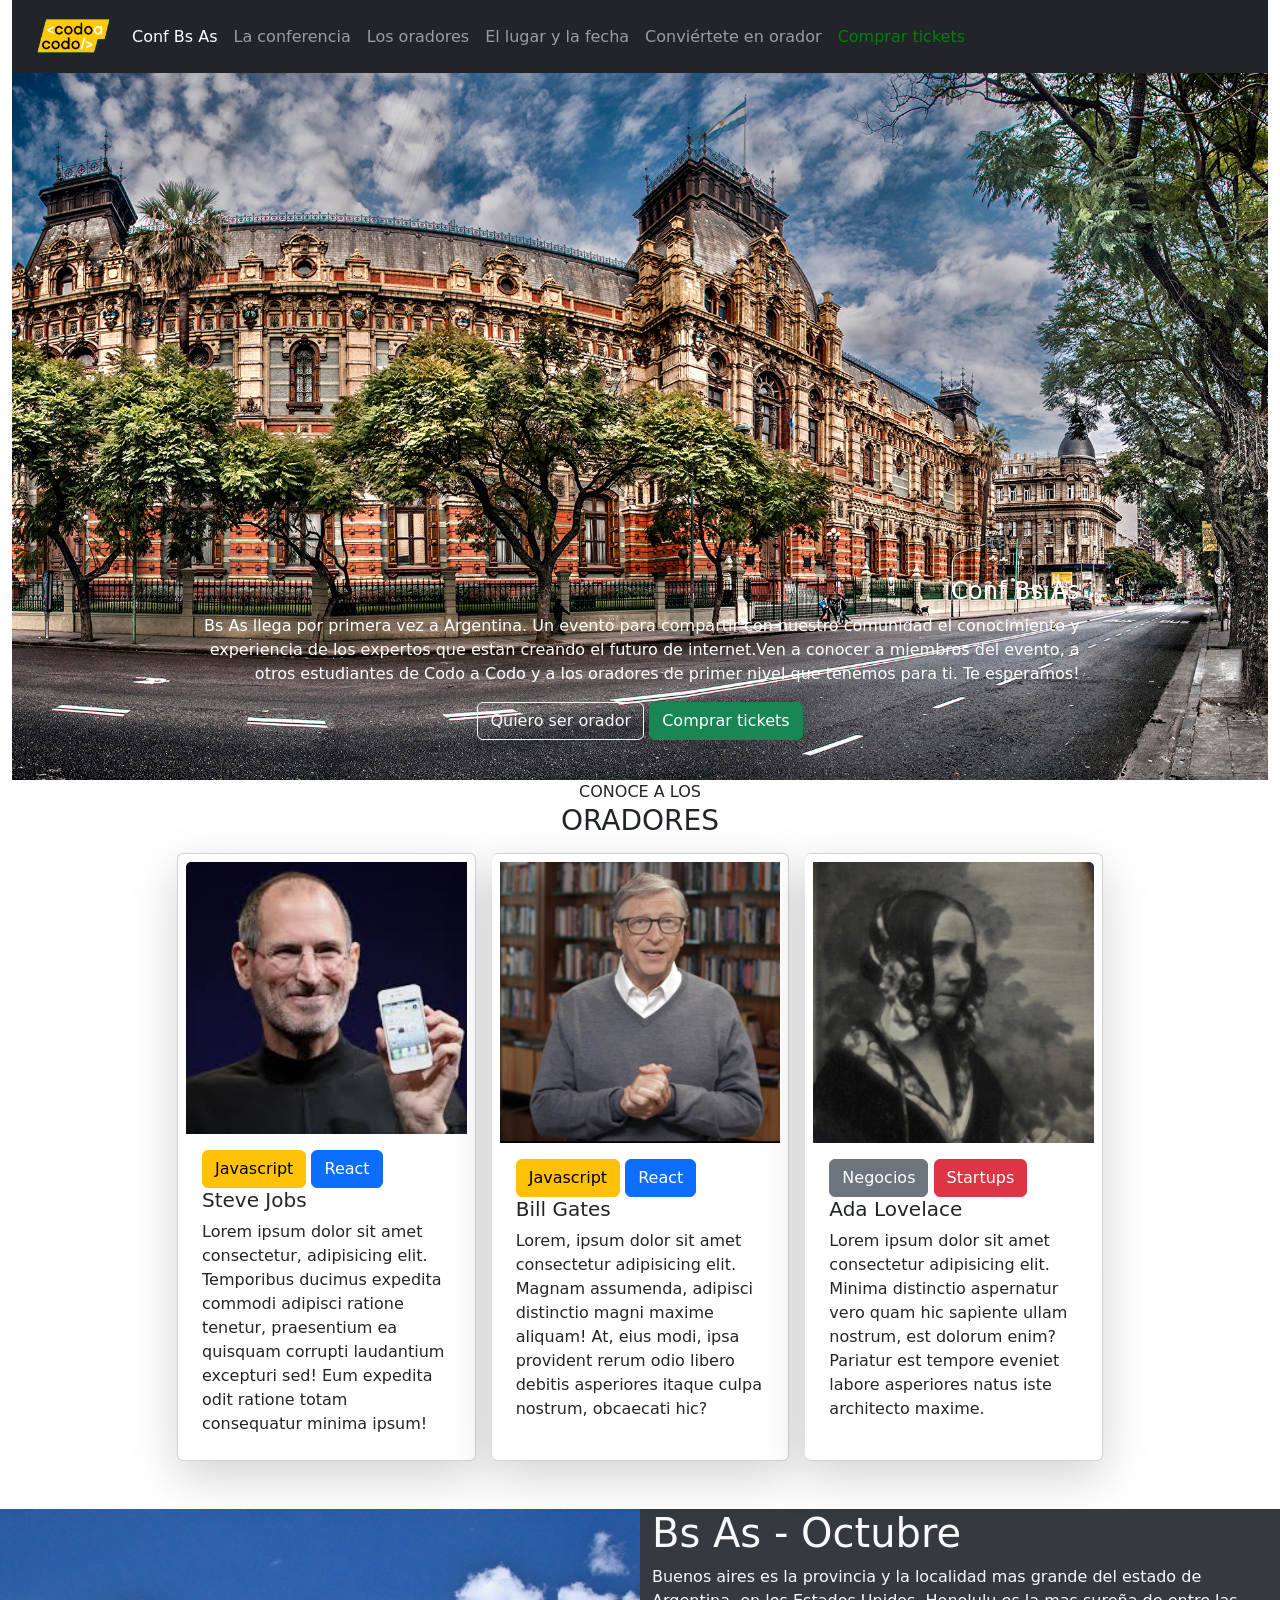
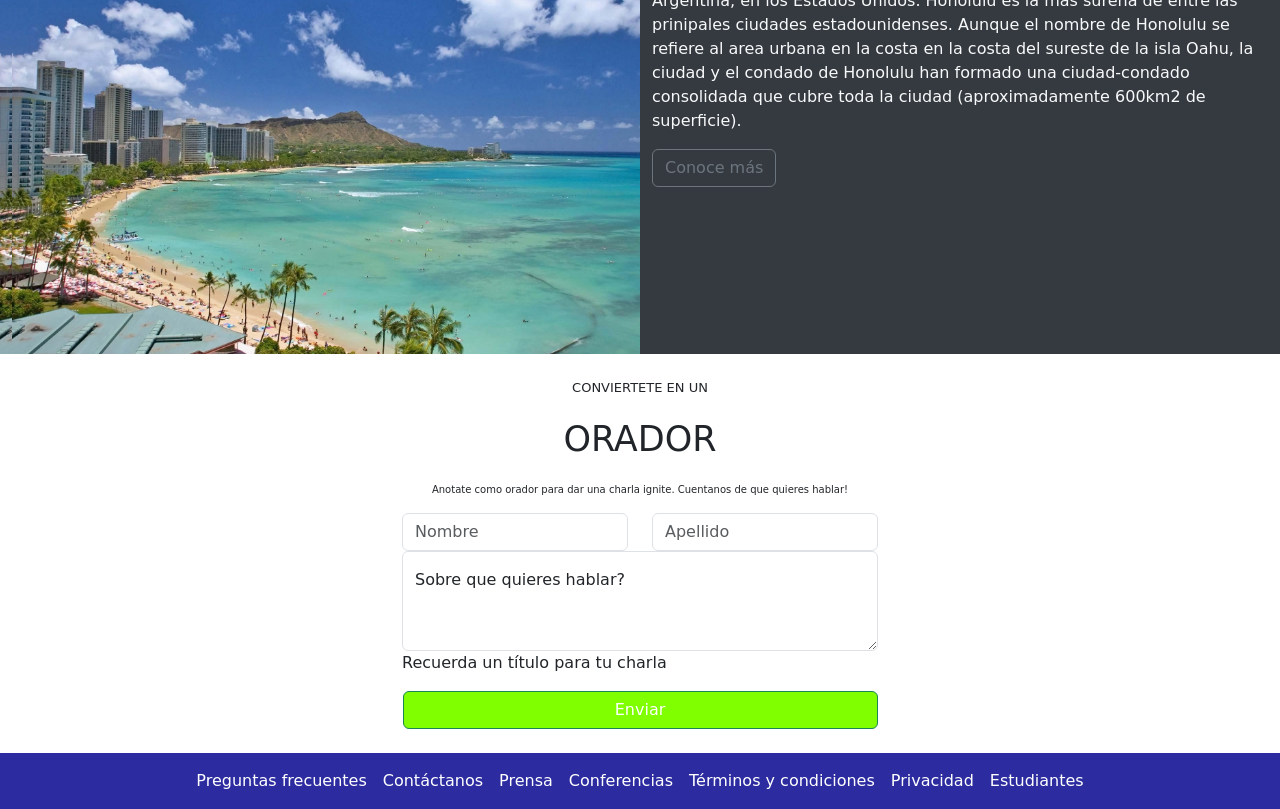
<file: index.html>
<!DOCTYPE html>
<html lang="en">
  <head>
    <meta charset="utf-8" />
    <meta name="viewport" content="width=device-width, initial-scale=1" />
    <!-- Bootstrap CSS -->
    <link
      href="https://cdn.jsdelivr.net/npm/bootstrap@5.1.3/dist/css/bootstrap.min.css"
      rel="stylesheet"
      integrity="sha384-1BmE4kWBq78iYhFldvKuhfTAU6auU8tT94WrHftjDbrCEXSU1oBoqyl2QvZ6jIW3"
      crossorigin="anonymous"
    />
    <!-- CSS propio -->
    <link rel="stylesheet" href="css/style.css" />
    <title>Conferencia</title>
  </head>
  <body>
    <header>
      <div class="container-fluid">
        <nav class="navbar navbar-expand-lg navbar-dark bg-dark">
          <div class="container-fluid">
            <img
              src="img/codoacodo.png"
              alt="logo codo a codo"
              width="100px"
              class="d-inline-block align-text-top"
            />
            <button
              class="navbar-toggler"
              type="button"
              data-bs-toggle="collapse"
              data-bs-target="#navbarNav"
              aria-controls="navbarNav"
              aria-expanded="false"
              aria-label="Toggle navigation"
            >
              <span class="navbar-toggler-icon"></span>
            </button>
            <div class="collapse navbar-collapse" id="navbarNav">
              <ul class="navbar-nav">
                <li class="nav-item">
                  <a class="nav-link active" aria-current="page" href="#"
                    >Conf Bs As</a
                  >
                </li>
                <li class="nav-item">
                  <a class="nav-link" href="#">La conferencia</a>
                </li>
                <li class="nav-item">
                  <a class="nav-link" href="#">Los oradores</a>
                </li>
                <li class="nav-item">
                  <a class="nav-link">El lugar y la fecha</a>
                </li>
                <li class="nav-item">
                  <a class="nav-link">Conviértete en orador</a>
                </li>
                <li class="nav-item">
                  <a style="color: green;" class="nav-link" href="ticket.html" target="_blank">Comprar tickets</a>
                </li>
              </ul>
            </div>
          </div>
        </nav>
      </div>
    </header>
<section>
    <div class="container-fluid">
      
      <div
        id="carouselExampleSlidesOnly"
        class="carousel slide"
        data-bs-ride="carousel"
      >
      
        <div class="carousel-inner">
      
          <div class="carousel-item active">
            <div class="carousel-caption d-md-inline-block">
              <h4 style="text-align: right;">Conf Bs As</h4>
              <p style="text-align: right;">Bs As llega por primera vez a Argentina. Un evento para compartir con
                nuestro comunidad el conocimiento y experiencia de los expertos que 
                estan creando el futuro de internet.Ven a conocer a miembros del evento,
                a otros estudiantes de Codo a Codo y a los oradores 
              de primer nivel que tenemos para ti. Te esperamos!
              </p>
              <button type="button" class="btn btn-outline-light">Quiero ser orador</button>
              <button type="button" class="btn btn-success">Comprar tickets</button>

              </div>
            <img src="img/ba1.jpg" class="d-block w-100" alt="ba1" />
          </div>
          <div class="carousel-item">
            <img src="img/ba2.jpg" class="d-block w-100" alt="ba2" />
          </div>
          <div class="carousel-item">
            <img src="img/ba3.jpg" class="d-block w-100" alt="ba3" />
          </div>
        </div>
      </div>
      
    </section>
      <div class="text-center">
        <h7>CONOCE A LOS</h7>
        <h3>ORADORES</h3>
      </div>

      <div class="container-fluid">
        <div class="card-group w-75 mx-auto">
          <div
            class="card p-2 m-2 shadow-lg mb-5 bg-body rounded"
            style="width: 18rem"
          >
            <img src="img/steve.jpg" class="card-img-top" alt="steve jobs" />
            <div class="card-body">
              <button type="button" class="btn btn-warning">Javascript</button>
              <button type="button" class="btn btn-primary">React</button>
              <h5 class="card-title">Steve Jobs</h5>
              <p class="card-text">
                Lorem ipsum dolor sit amet consectetur, adipisicing elit.
                Temporibus ducimus expedita commodi adipisci ratione tenetur,
                praesentium ea quisquam corrupti laudantium excepturi sed! Eum
                expedita odit ratione totam consequatur minima ipsum!
              </p>
            </div>
          </div>
          <div
            class="card p-2 m-2 shadow-lg mb-5 bg-body rounded"
            style="width: 18rem"
          >
            <img src="img/bill.jpg" class="card-img-top" alt="bill gates" />
            <div class="card-body">
              <button type="button" class="btn btn-warning">Javascript</button>
              <button type="button" class="btn btn-primary">React</button>
              <h5 class="card-title">Bill Gates</h5>
              <p class="card-text">
                Lorem, ipsum dolor sit amet consectetur adipisicing elit. Magnam
                assumenda, adipisci distinctio magni maxime aliquam! At, eius
                modi, ipsa provident rerum odio libero debitis asperiores itaque
                culpa nostrum, obcaecati hic?
              </p>
            </div>
          </div>
          <div
            class="card p-2 m-2 shadow-lg mb-5 bg-body rounded"
            style="width: 18rem"
          >
            <img src="img/ada.jpeg" class="card-img-top" alt="ada lovelace" />
            <div class="card-body">
              <button type="button" class="btn btn-secondary">Negocios</button>
              <button type="button" class="btn btn-danger">Startups</button>
              <h5 class="card-title">Ada Lovelace</h5>
              <p class="card-text">
                Lorem ipsum dolor sit amet consectetur adipisicing elit. Minima
                distinctio aspernatur vero quam hic sapiente ullam nostrum, est
                dolorum enim? Pariatur est tempore eveniet labore asperiores
                natus iste architecto maxime.
              </p>
            </div>
          </div>
        </div>
      </div>
    </div>

    <section class="container-fluid">
      <div class="row">
        <div class="col-md-6 div-der img-fluid">
          <img width="700px" src="img/honolulu.jpg" alt="honolulu" />
        </div>
        <div
          class="col-md-6 div-izq text-light"
          style="background-color: #353a40"
        >
          <h1>Bs As - Octubre</h1>
          <p>
            Buenos aires es la provincia y la localidad mas grande del estado de
            Argentina, en los Estados Unidos. Honolulu es la mas sureña de entre
            las prinipales ciudades estadounidenses. Aunque el nombre de
            Honolulu se refiere al area urbana en la costa en la costa del
            sureste de la isla Oahu, la ciudad y el condado de Honolulu han
            formado una ciudad-condado consolidada que cubre toda la ciudad
            (aproximadamente 600km2 de superficie).
          </p>
          <button class="btn btn-outline-secondary" type="submit">
            Conoce más
          </button>
        </div>
      </div>
      <br />
    </section>

    <div style="width: 500px" class="container-fluid text-center">
      <p style="font-size: small">CONVIERTETE EN UN</p>
      <p style="font-size: 35px">ORADOR</p>
      <p style="font-size: x-small">
        Anotate como orador para dar una charla ignite. Cuentanos de que quieres
        hablar!
      </p>
      <div class="row">
        <div class="col">
          <input
            type="text"
            class="form-control"
            placeholder="Nombre"
            aria-label="Nombre"
          />
        </div>
        <div class="col">
          <input
            type="text"
            class="form-control"
            placeholder="Apellido"
            aria-label="Apellido"
          />
        </div>
      </div>
      <div class="form-floating">
        <textarea
          class="form-control"
          placeholder="Leave a comment here"
          id="floatingTextarea2"
          style="height: 100px"
        ></textarea>
        <label for="floatingTextarea2">Sobre que quieres hablar?</label>
      </div>
      <p style="display: flex"><h7>Recuerda un título para tu charla</h7></p>
      <button
        style="width: 475px; color: white; background-color: chartreuse"
        type="button"
        class="btn btn-success container-fluid justify-content-center"
      >
        Enviar
      </button>
    </div>
    <br />
    <footer>
      <nav
        style="background-color: rgb(44, 44, 160)"
        class="navbar navbar-expand-lg navbar-dark"
      >
        <div class="container-fluid">
          <button
            class="navbar-toggler"
            type="button"
            data-bs-toggle="collapse"
            data-bs-target="#navbarNavAltMarkup"
            aria-controls="navbarNavAltMarkup"
            aria-expanded="false"
            aria-label="Toggle navigation"
          ></button>
          <div
            class="collapse navbar-collapse justify-content-center"
            id="navbarNavAltMarkup"
          >
            <div class="navbar-nav">
              <a class="nav-link active" aria-current="page" href="#"
                >Preguntas frecuentes</a
              >
              <a class="nav-link active" href="#">Contáctanos</a>
              <a class="nav-link active" href="#">Prensa</a>
              <a class="nav-link active" href="#">Conferencias</a>
              <a class="nav-link active" href="#">Términos y condiciones</a>
              <a class="nav-link active" href="#">Privacidad</a>
              <a class="nav-link active" href="#">Estudiantes</a>
            </div>
          </div>
        </div>
      </nav>
    </footer>
    <script
      src="https://cdn.jsdelivr.net/npm/bootstrap@5.1.3/dist/js/bootstrap.bundle.min.js"
      integrity="sha384-ka7Sk0Gln4gmtz2MlQnikT1wXgYsOg+OMhuP+IlRH9sENBO0LRn5q+8nbTov4+1p"
      crossorigin="anonymous"
    ></script>
  </body>
</html>
</file>
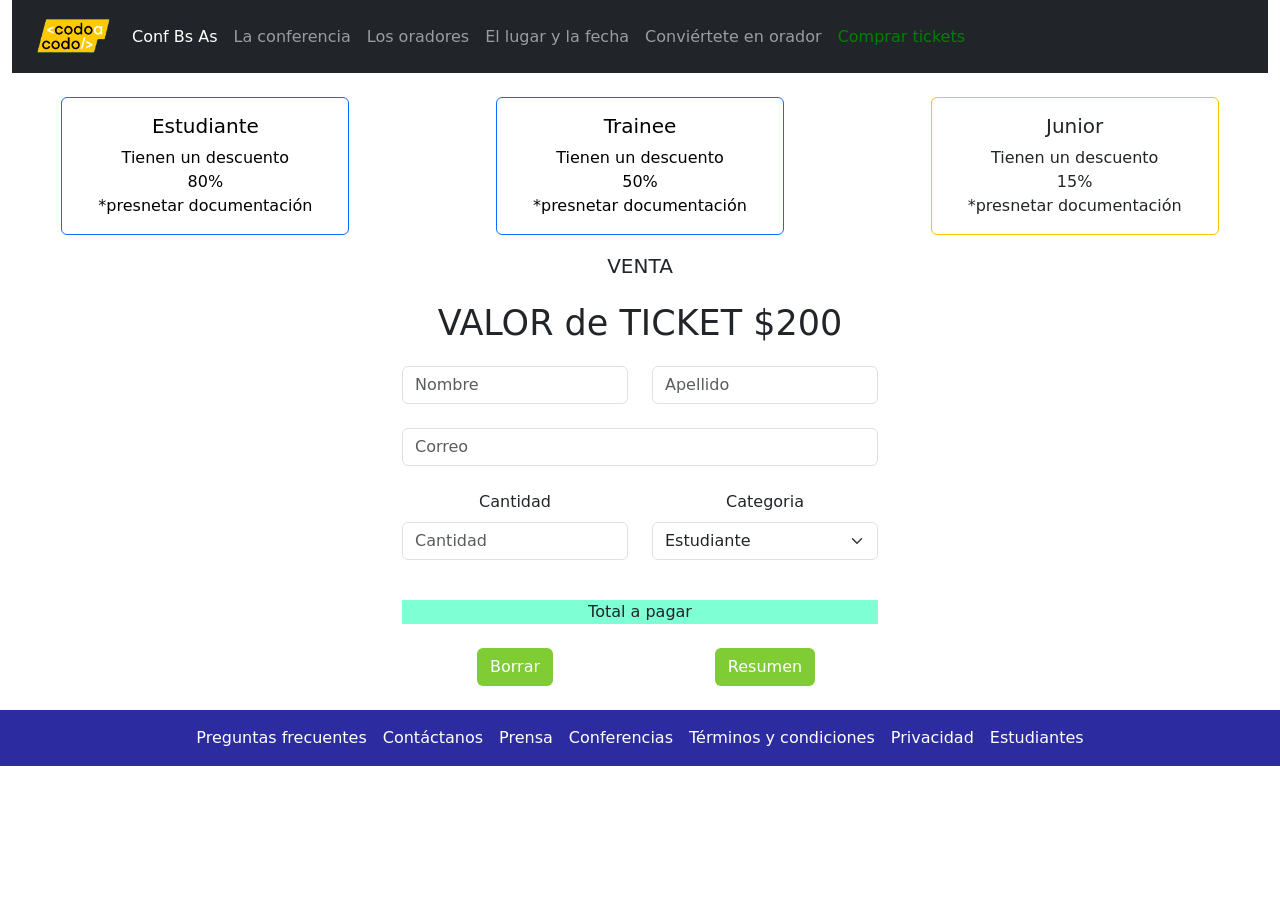
<file: ticket.html>
<html lang="en">
  <head>
    <meta charset="UTF-8" />
    <meta http-equiv="X-UA-Compatible" content="IE=edge" />
    <meta name="viewport" content="width=device-width, initial-scale=1.0" />
    <script src="js/script.js"></script>
    <!-- Bootstrap CSS -->
    <link
      href="https://cdn.jsdelivr.net/npm/bootstrap@5.1.3/dist/css/bootstrap.min.css"
      rel="stylesheet"
      integrity="sha384-1BmE4kWBq78iYhFldvKuhfTAU6auU8tT94WrHftjDbrCEXSU1oBoqyl2QvZ6jIW3"
      crossorigin="anonymous"
    />
    <!-- CSS propio -->
    <link rel="stylesheet" href="css/style.css" />

    <title>Comprar Tickets</title>
  </head>
  <body>
    <header>
      <div class="container-fluid">
        <nav class="navbar navbar-expand-lg navbar-dark bg-dark">
          <div class="container-fluid">
            <img src="img/codoacodo.png" alt="logo codo a codo" width="100px" class="d-inline-block align-text-top" />
            <button
              class="navbar-toggler"
              type="button"
              data-bs-toggle="collapse"
              data-bs-target="#navbarNav"
              aria-controls="navbarNav"
              aria-expanded="false"
              aria-label="Toggle navigation"
            >
              <span class="navbar-toggler-icon"></span>
            </button>
            <div class="collapse navbar-collapse" id="navbarNav">
              <ul class="navbar-nav">
                <li class="nav-item">
                  <a class="nav-link active" aria-current="page" href="#">Conf Bs As</a>
                </li>
                <li class="nav-item">
                  <a class="nav-link" href="#">La conferencia</a>
                </li>
                <li class="nav-item">
                  <a class="nav-link" href="#">Los oradores</a>
                </li>
                <li class="nav-item">
                  <a class="nav-link">El lugar y la fecha</a>
                </li>
                <li class="nav-item">
                  <a class="nav-link">Conviértete en orador</a>
                </li>
                <li class="nav-item">
                  <a style="color: green" class="nav-link" href="ticket.html" target="_blank">Comprar tickets</a>
                </li>
              </ul>
            </div>
          </div>
        </nav>
      </div>
    </header>
    <br />
    <div class="row">
      <div class="card border-primary mb-3" style="max-width: 18rem; text-align: center; margin: auto">
        <div class="card-body text-primary">
          <h5 class="card-title" style="color: black">Estudiante</h5>
          <p class="card-text" style="color: black">
            Tienen un descuento
            <br />
            80%
            <br />
            *presnetar documentación
          </p>
        </div>
      </div>
      <div class="card border-primary mb-3" style="max-width: 18rem; text-align: center; margin: auto">
        <div class="card-body text-primary">
          <h5 class="card-title" style="color: black">Trainee</h5>
          <p class="card-text" style="color: black">
            Tienen un descuento
            <br />
            50%
            <br />
            *presnetar documentación
          </p>
        </div>
      </div>
      <div class="card border-warning mb-3" style="max-width: 18rem; text-align: center; margin: auto">
        <div class="card-body">
          <h5 class="card-title">Junior</h5>
          <p class="card-text">
            Tienen un descuento
            <br />
            15%
            <br />
            *presnetar documentación
          </p>
        </div>
      </div>
    </div>
    <div style="width: 500px" class="container-fluid text-center">
      <p style="font-size: 20px">VENTA</p>
      <p style="font-size: 35px">VALOR de TICKET $200</p>
      <form id="mikeForm" action="#" method="get">
        <div class="row">
          <div class="col">
            <input type="text" class="form-control" placeholder="Nombre" aria-label="Nombre" />
          </div>
          <div class="col">
            <input type="text" class="form-control" placeholder="Apellido" aria-label="Apellido" />
          </div>
        </div>
        <br />
        <div class="col">
          <input type="text" class="form-control" placeholder="Correo" aria-label="Correo" />
        </div>
        <br />
        <div class="row">
          <div class="col-md-6 col-12">
            <label for="cantidad" class="form-label">Cantidad</label>
            <input type="number" required class="form-control" placeholder="Cantidad" id="cantidad" />
          </div>
          <div class="col">
            <!-- Tomar categoria de el menu -->

            <label for="categoria" class="form-label">Categoria</label>
            <select id="categoria" class="form-select">
              <option value="0.20">Estudiante</option>
              <option value="0.50">Trainee</option>
              <option value="0.80">Junior</option>
            </select>
          </div>
        </div>
        <br />
      </form>

      <!-- Mostrar total a pagar -->

      <div class="col">
        <p id="totPagar" style="background-color: aquamarine" class="m-0">Total a pagar</p>
      </div>

      <br />

      <div class="row">
        <div class="col">
          <button
            style="width: auto; color: white; background-color: rgb(128, 204, 52)"
            type="reset"
            class="btn enviar"
            onclick="reset_mikeForm()"
          >
            Borrar
          </button>
        </div>

        <div class="col">
          <button
            style="width: auto; color: white; background-color: rgb(128, 204, 52)"
            class="btn enviar"
            type="button"
            id="resumen"
            onclick="accion_resumen()"
          >
            Resumen
          </button>
        </div>
      </div>
    </div>
    <br />
    <footer>
      <nav style="background-color: rgb(44, 44, 160)" class="navbar navbar-expand-lg navbar-dark">
        <div class="container-fluid">
          <button
            class="navbar-toggler"
            type="button"
            data-bs-toggle="collapse"
            data-bs-target="#navbarNavAltMarkup"
            aria-controls="navbarNavAltMarkup"
            aria-expanded="false"
            aria-label="Toggle navigation"
          ></button>
          <div class="collapse navbar-collapse justify-content-center" id="navbarNavAltMarkup">
            <div class="navbar-nav">
              <a class="nav-link active" aria-current="page" href="#">Preguntas frecuentes</a>
              <a class="nav-link active" href="#">Contáctanos</a>
              <a class="nav-link active" href="#">Prensa</a>
              <a class="nav-link active" href="#">Conferencias</a>
              <a class="nav-link active" href="#">Términos y condiciones</a>
              <a class="nav-link active" href="#">Privacidad</a>
              <a class="nav-link active" href="#">Estudiantes</a>
            </div>
          </div>
        </div>
      </nav>
    </footer>
    <script
      src="https://cdn.jsdelivr.net/npm/bootstrap@5.1.3/dist/js/bootstrap.bundle.min.js"
      integrity="sha384-ka7Sk0Gln4gmtz2MlQnikT1wXgYsOg+OMhuP+IlRH9sENBO0LRn5q+8nbTov4+1p"
      crossorigin="anonymous"
    ></script>
  </body>
</html>
</file>
<file: css/style.css>
.div-der{

    background-image: url(../img/honolulu.jpg);
    background-size: cover;
}
</file>
